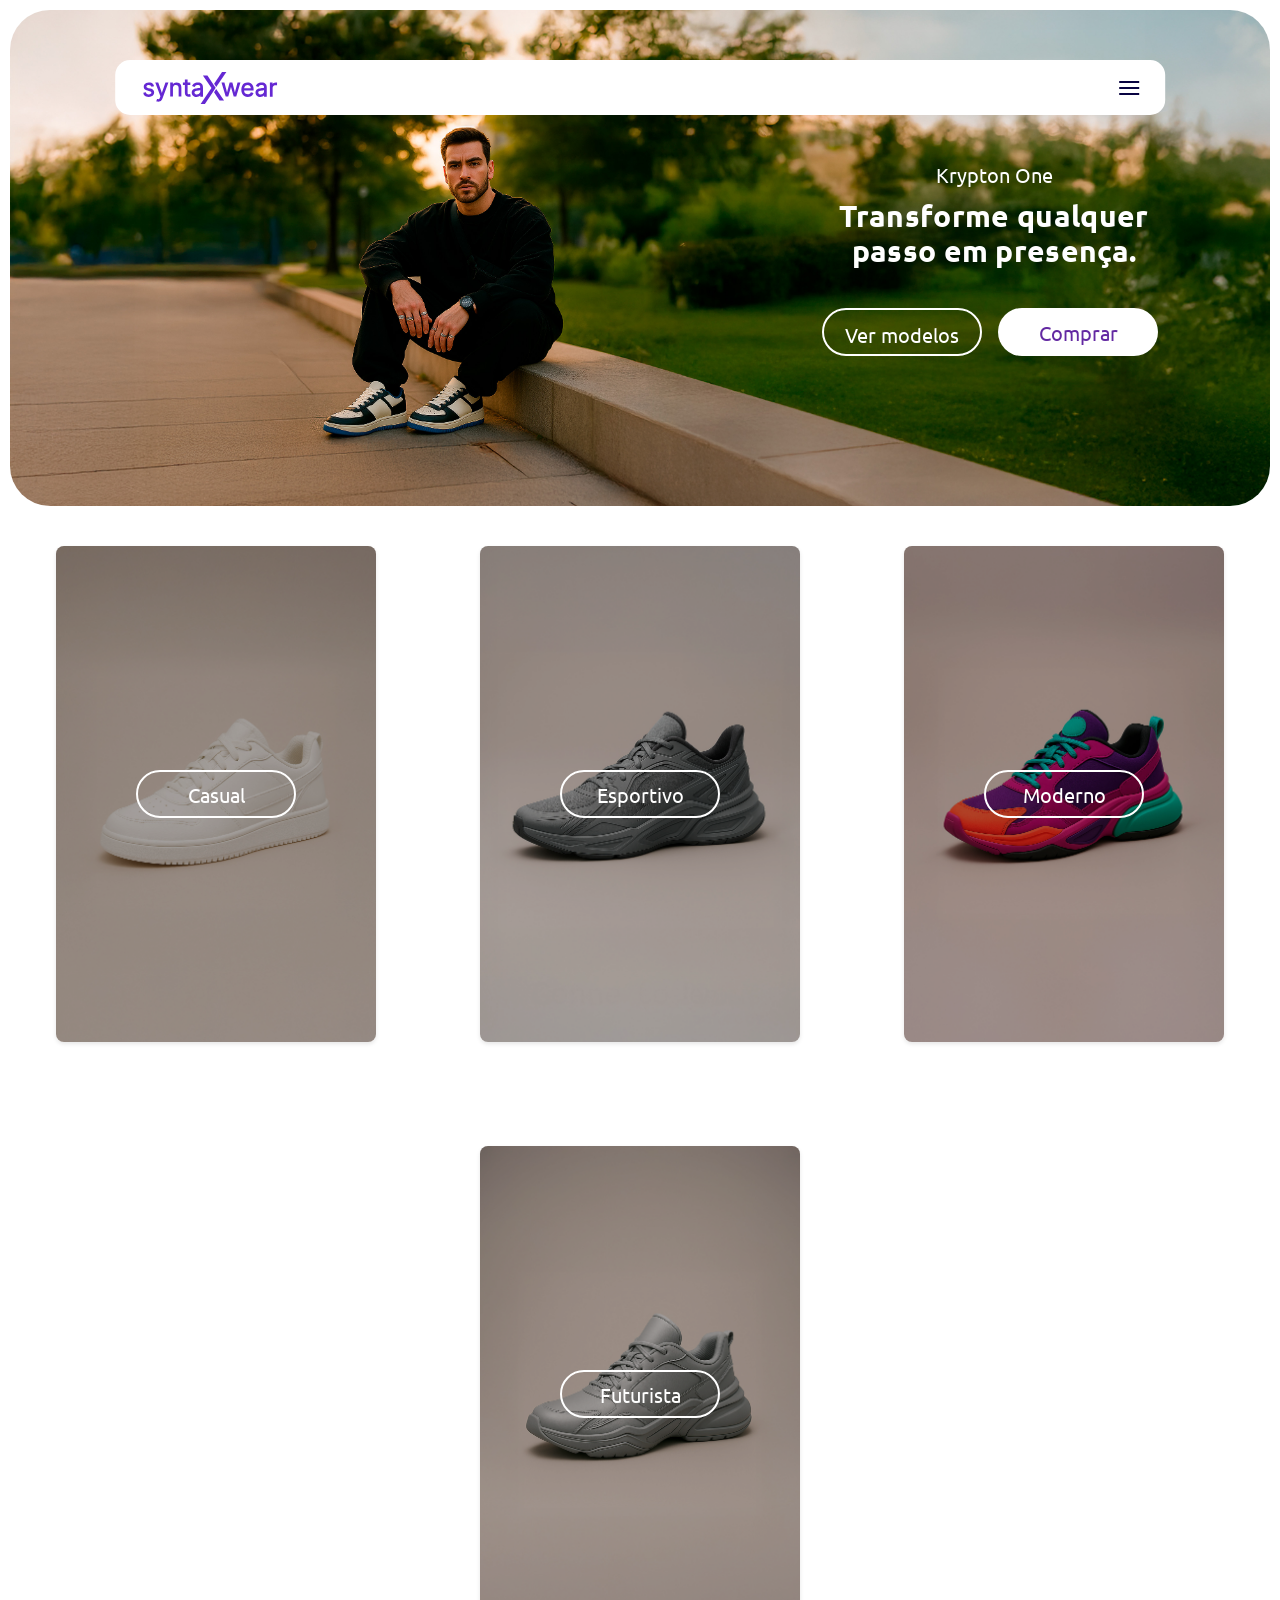
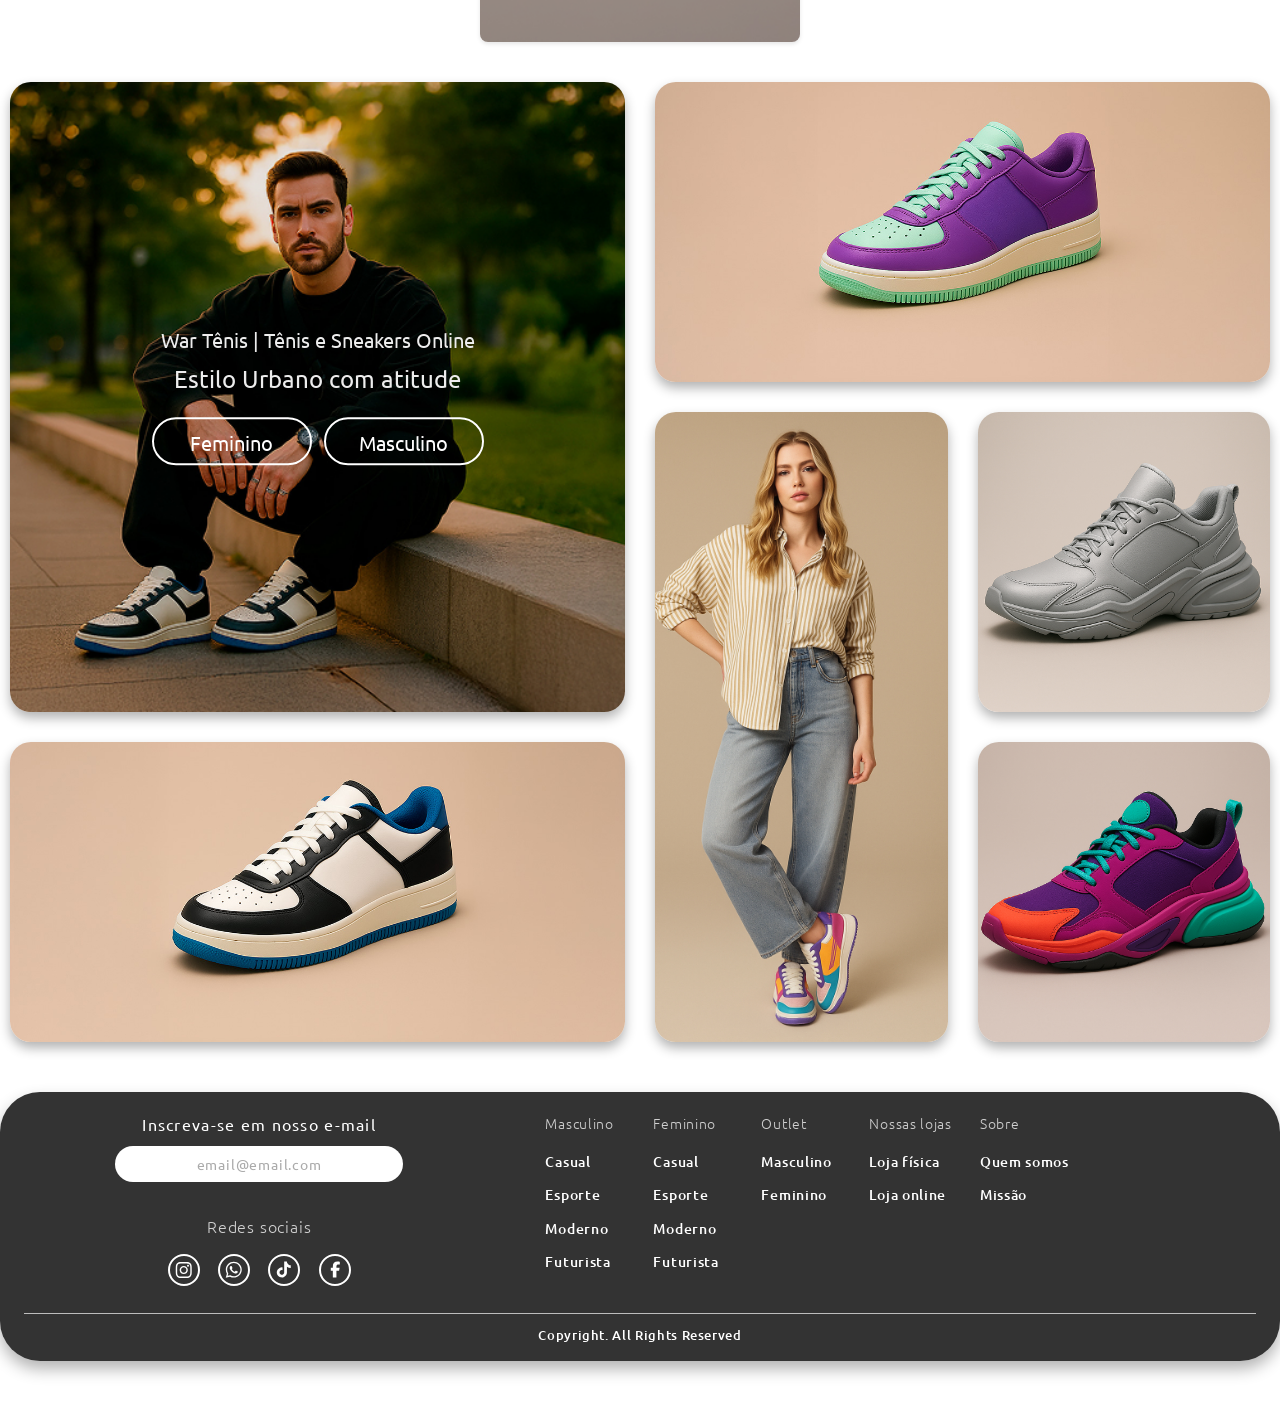
<file: index.html>
<!DOCTYPE html>
<html lang="pt-BR">

<head>
    <meta charset="UTF-8">
    <meta name="viewport" content="width=device-width, initial-scale=1.0">
    <meta name="description"
        content="War Tênis - Tênis e Sneakers Online. Compre os melhores tênis e sneakers das marcas mais populares. Encontre o par perfeito para o seu estilo.">
    <link rel="stylesheet" href="./projeto-sapatos/css/reset.css">
    <link rel="stylesheet" href="./projeto-sapatos/css/variables.css">
    <link rel="stylesheet" href="./projeto-sapatos/css/base.css">
    <link rel="stylesheet" href="./projeto-sapatos/css/components/header.css">
    <link rel="stylesheet" href="./projeto-sapatos/css/components/hero.css">
    <link rel="stylesheet" href="./projeto-sapatos/css/components/product-category.css">
    <link rel="stylesheet" href="./projeto-sapatos/css/components/product-grid.css">
    <link rel="stylesheet" href="./projeto-sapatos/css/components/footer.css">
    <title>War Tênis | Tênis e Sneakers Online</title>
</head>

<body>

    <!-- Header com logo e navegação -->
    <header class="header">
        <div class="logo">
            <!-- Logo -->
            <h1><a href="/" title="War Tênis - Tênis e Sneakers Online"><img src="./projeto-sapatos/images/logo/logo.svg"
                        alt="War Tênis - Tênis e Sneakers Online"></a></h1>
        </div>

        <input type="checkbox" class="menu-toggle" id="menu-toggle">
        <label for="menu-toggle" class="menu-icon">
            <img src="./projeto-sapatos/images/icons/menu-1-svgrepo-com.svg" alt="">
        </label>

        <nav class="nav-container">
            <nav class="nav-center" aria-label="Categorias principais">
                <!-- Navegação principal -->
                <ul>
                    <li><a href="#">Masculino</a></li>
                    <li><a href="#">Feminino</a></li>
                    <li><a href="#">Outlet</a></li>
                </ul>
            </nav>


            <nav class="nav-right" aria-label="Categorias secundárias">
                <!-- Navegação secundária -->
                <ul>
                    <li><a href="#">Nossas lojas</a></li>
                    <li><a href="#">Sobre</a></li>

                    <li><a href="#" aria-label="Minha conta"><img src="./projeto-sapatos/images/icons/user.svg"
                                alt="Minha conta"></a></li>

                    <li><a href="#" aria-label="Ajuda"><img src="./projeto-sapatos/images/icons/help.svg"
                                alt="Ajuda"></a>
                    </li>

                    <li><a href="#" aria-label="Carrinho de compras"><img src="./projeto-sapatos/images/icons/bag.svg"
                                alt="Carrinho de compras"></a></li>
                </ul>
            </nav>
        </nav>
    </header>

    <main>
        <!-- Seção Hero -->
        <section class="hero-section">
            <!-- Conteúdo Hero -->
            <div class="hero-overlay">
                <div class="hero-content">
                    <span class="hero-subtitle">Krypton One</span>
                    <h2 class="hero-title">Transforme qualquer passo em presença.</h2>
                    <div class="hero-buttons">
                        <a href="#" class="btn btn-outline">Ver modelos</a>
                        <a href="#" class="btn btn-fillet">Comprar</a>
                    </div>
                </div>
            </div>
        </section>

        <!-- Seção de categorias de tênis -->
        <section class="categories-section">
            <!-- Conteúdo Categorias -->
            <div class="category-card casual">
                <a href="#" class="category-link">
                    <span class="overlay"></span>
                    <span class="category-name btn btn-outline">Casual</span>
                </a>
            </div>
            <div class="category-card esportivo">
                <a href="#" class="category-link">
                    <span class="overlay"></span>
                    <span class="category-name btn btn-outline">Esportivo</span>
                </a>
            </div>
            <div class="category-card moderno">
                <a href="#" class="category-link">
                    <span class="overlay"></span>
                    <span class="category-name btn btn-outline">Moderno</span>
                </a>
            </div>
            <div class="category-card futurista">
                <a href="#" class="category-link">
                    <span class="overlay"></span>
                    <span class="category-name btn btn-outline">Futurista</span>
                </a>
            </div>
        </section>

        <!-- Grid com produtos em destaque -->
        <section class="grid-section">
            <!-- Grid com produtos em destaque -->
            <div class="card top1">
                <div class="top1-content">
                    <h3 class="card-title">War Tênis | Tênis e Sneakers Online</h3>
                    <p class="card-subtitle">Estilo Urbano com atitude</p>
                    <div class="cta-group">
                        <a href="#" class="btn btn-outline">Feminino</a>
                        <a href="#" class="btn btn-outline">Masculino</a>
                    </div>
                </div>
            </div>
            <div class="card top2"></div>
            <div class="card midL"></div>
            <div class="card midR"></div>
            <div class="card bottonL"></div>
            <div class="card bottomR"></div>
        </section>
    </main>

    <!-- Footer com informações de contato e links -->
    <footer class="footer">
        <div class="footer-top">
            <div class="footer-contact">
                <form class="footer-newsletter" action="#" method="post">
                    <label for="footer-email">Inscreva-se em nosso e-mail</label>
                    <input type="email" id="footer-email" name="email" placeholder="email@email.com">
                </form>
                <div class="footer-social">
                    <span class="footer-social-title">Redes sociais</span>
                    <div class="footer-social-icons">
                        <a href="#" aria-label="Instagram"><img src="./projeto-sapatos/images/icons/instagram.svg" alt=""></a>
                        <a href="#" aria-label="WhatsApp"><img src="./projeto-sapatos/images/icons/whatsapp.svg" alt=""></a>
                        <a href="#" aria-label="TikTok"><img src="./projeto-sapatos/images/icons/tiktok.svg" alt=""></a>
                        <a href="#" aria-label="Facebook"><img src="./projeto-sapatos/images/icons/facebook.svg" alt=""></a>
                    </div>
                </div>
            </div>
            <nav class="footer-links" aria-label="Links do rodapé">
                <div class="footer-column">
                    <h4 class="footer-column-title">Masculino</h4>
                    <ul>
                        <li><a href="#">Casual</a></li>
                        <li><a href="#">Esporte</a></li>
                        <li><a href="#">Moderno</a></li>
                        <li><a href="#">Futurista</a></li>
                    </ul>
                </div>
                <div class="footer-column">
                    <h4 class="footer-column-title">Feminino</h4>
                    <ul>
                        <li><a href="#">Casual</a></li>
                        <li><a href="#">Esporte</a></li>
                        <li><a href="#">Moderno</a></li>
                        <li><a href="#">Futurista</a></li>
                    </ul>
                </div>
                <div class="footer-column">
                    <h4 class="footer-column-title">Outlet</h4>
                    <ul>
                        <li><a href="#">Masculino</a></li>
                        <li><a href="#">Feminino</a></li>
                    </ul>
                </div>
                <div class="footer-column">
                    <h4 class="footer-column-title">Nossas lojas</h4>
                    <ul>
                        <li><a href="#">Loja física</a></li>
                        <li><a href="#">Loja online</a></li>
                    </ul>
                </div>
                <div class="footer-column">
                    <h4 class="footer-column-title">Sobre</h4>
                    <ul>
                        <li><a href="#">Quem somos</a></li>
                        <li><a href="#">Missão</a></li>
                    </ul>
                </div>
            </nav>
        </div>
        <div class="footer-bottom">
            <p>Copyright. All Rights Reserved</p>
        </div>
    </footer>


</body>

</html>
</file>
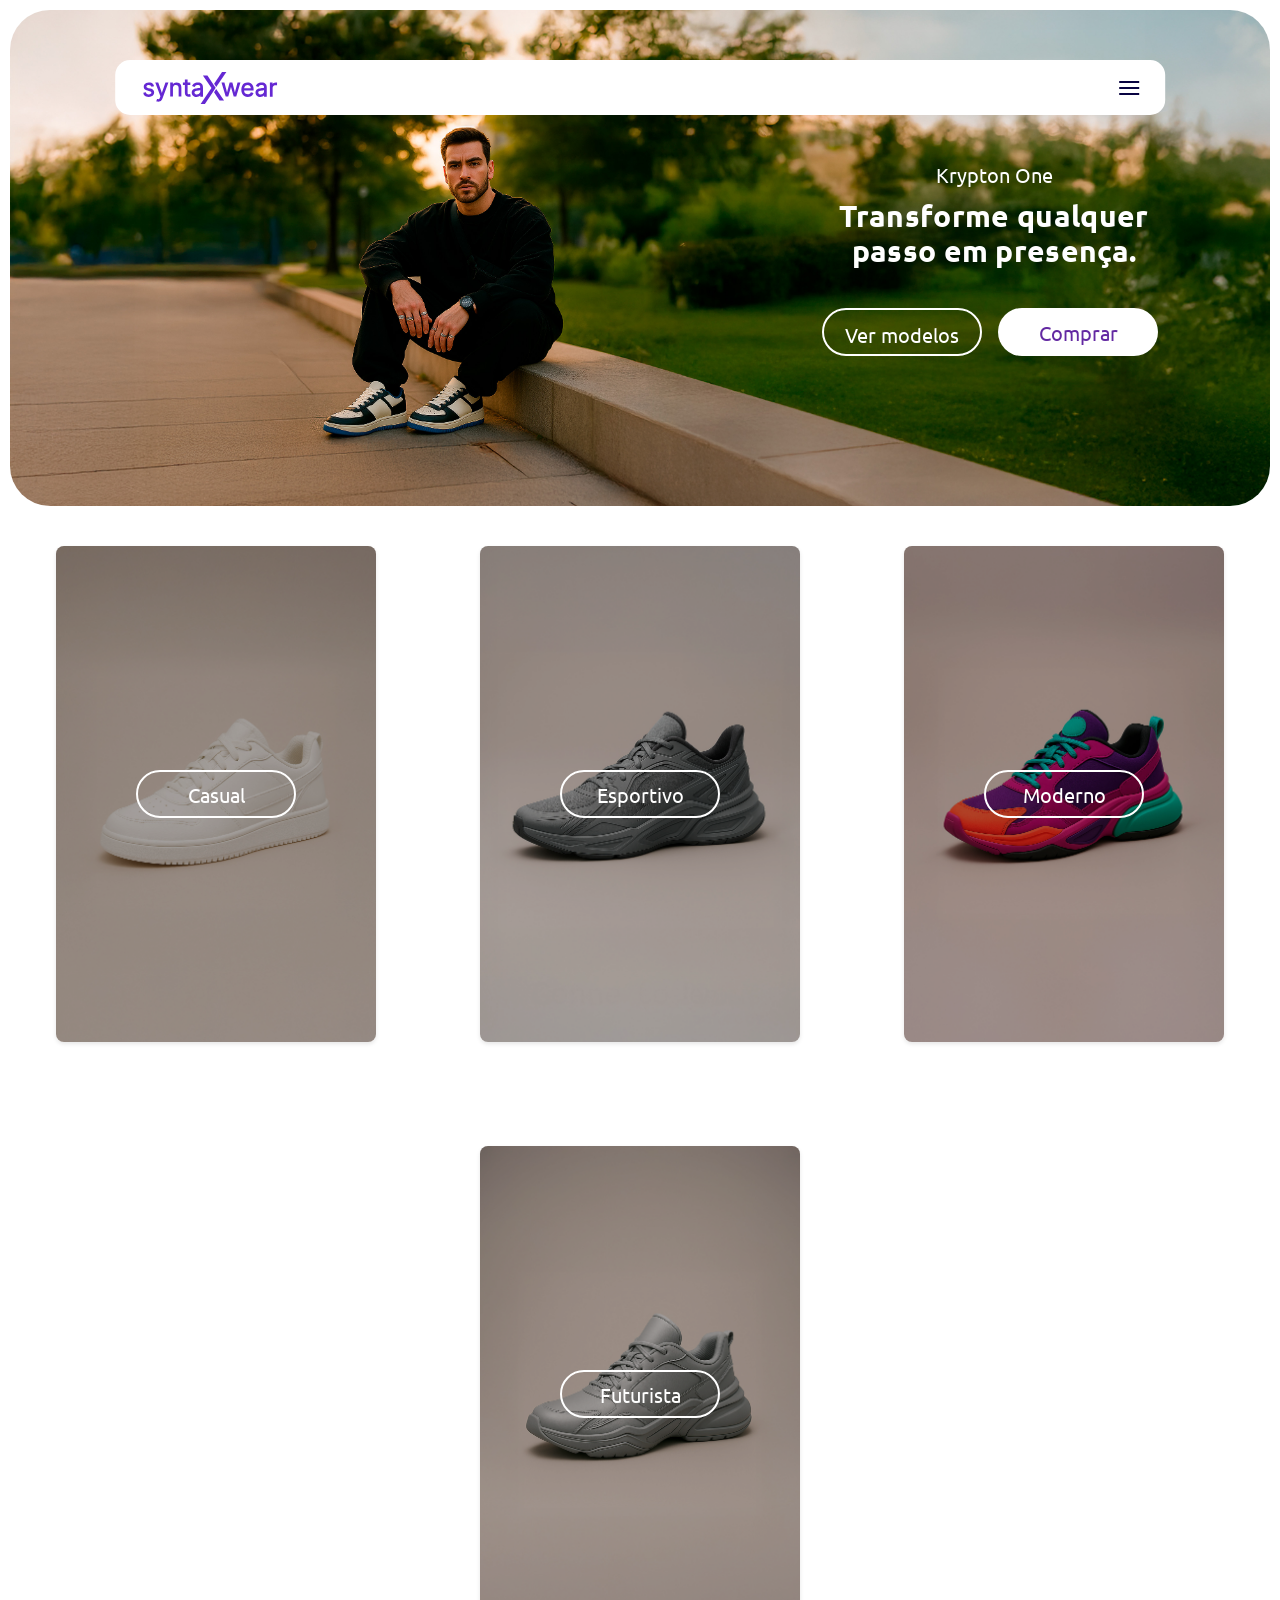
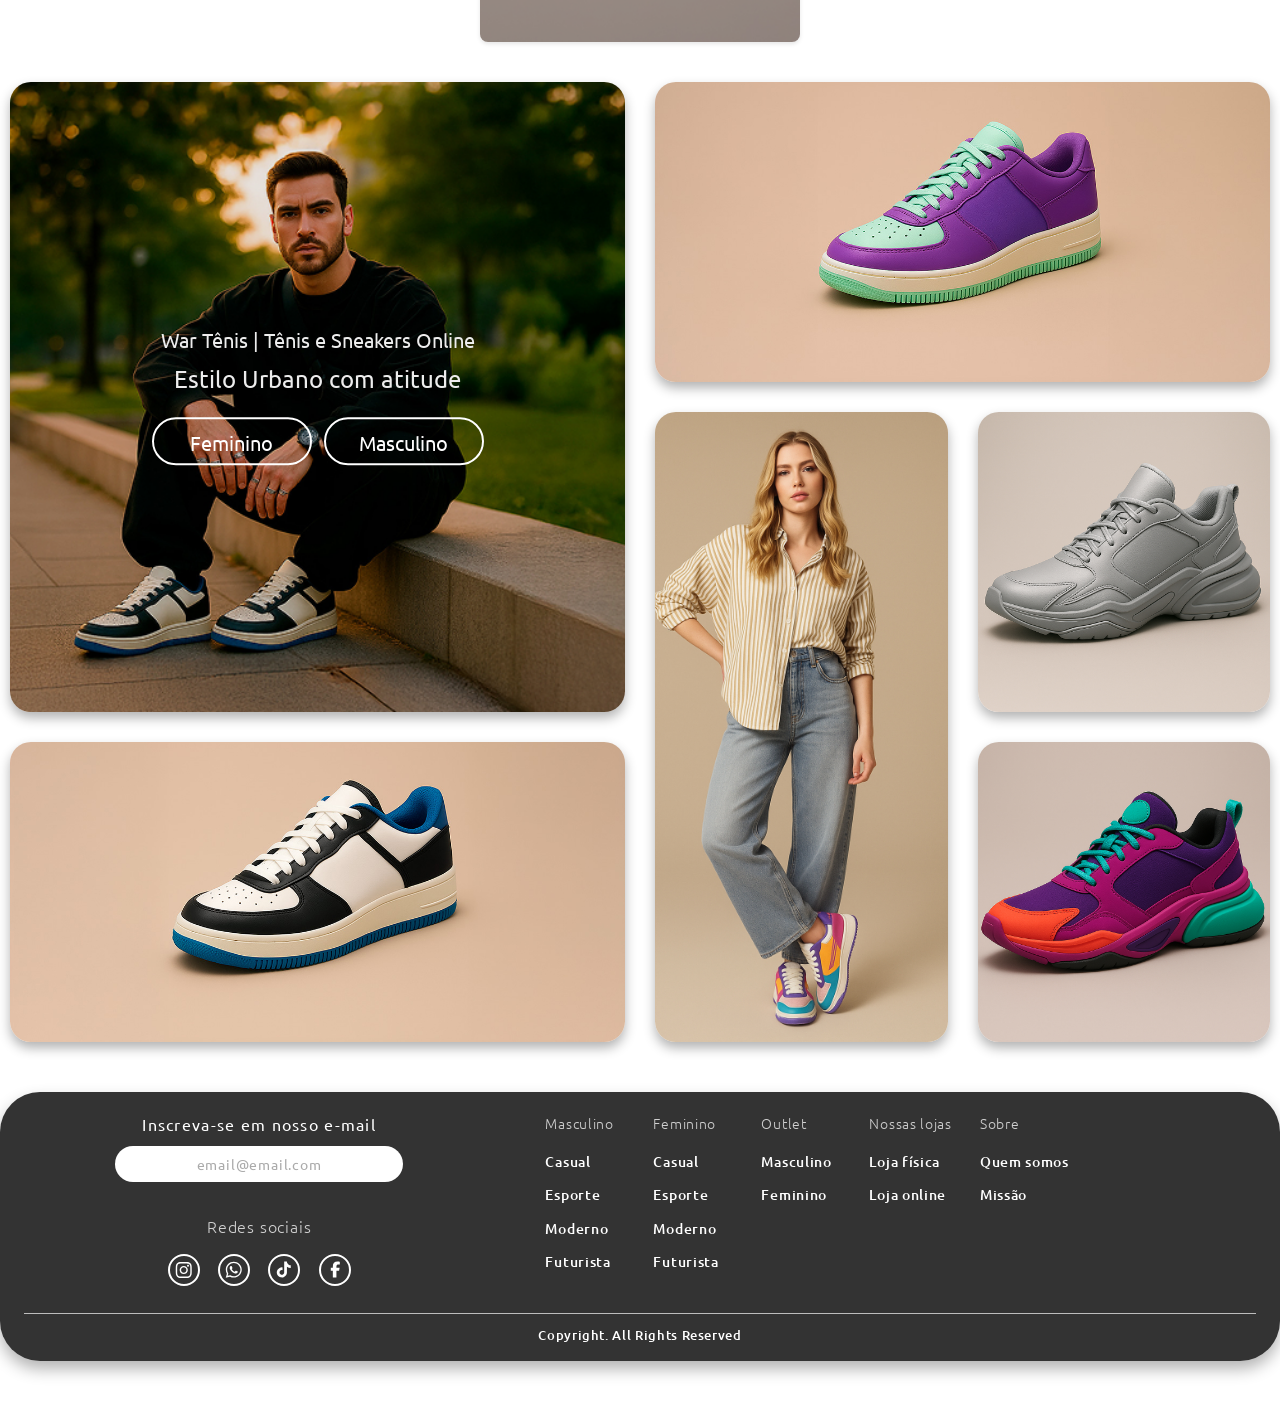
<file: projeto-sapatos/index.html>
<!DOCTYPE html>
<html lang="pt-BR">

<head>
    <meta charset="UTF-8">
    <meta name="viewport" content="width=device-width, initial-scale=1.0">
    <meta name="description"
        content="War Tênis - Tênis e Sneakers Online. Compre os melhores tênis e sneakers das marcas mais populares. Encontre o par perfeito para o seu estilo.">
    <link rel="stylesheet" href="./css/reset.css">
    <link rel="stylesheet" href="./css/variables.css">
    <link rel="stylesheet" href="./css/base.css">
    <link rel="stylesheet" href="./css/components/header.css">
    <link rel="stylesheet" href="./css/components/hero.css">
    <link rel="stylesheet" href="./css/components/product-category.css">
    <link rel="stylesheet" href="./css/components/product-grid.css">
    <link rel="stylesheet" href="./css/components/footer.css">
    <title>War Tênis | Tênis e Sneakers Online</title>
</head>

<body>

    <!-- Header com logo e navegação -->
    <header class="header">
        <div class="logo">
            <!-- Logo -->
            <h1><a href="/" title="War Tênis - Tênis e Sneakers Online"><img src="./images/logo/logo.svg"
                        alt="War Tênis - Tênis e Sneakers Online"></a></h1>
        </div>

        <input type="checkbox" class="menu-toggle" id="menu-toggle">
        <label for="menu-toggle" class="menu-icon">
            <img src="./images/icons/menu-1-svgrepo-com.svg" alt="">
        </label>

        <nav class="nav-container">
            <nav class="nav-center" aria-label="Categorias principais">
                <!-- Navegação principal -->
                <ul>
                    <li><a href="#">Masculino</a></li>
                    <li><a href="#">Feminino</a></li>
                    <li><a href="#">Outlet</a></li>
                </ul>
            </nav>


            <nav class="nav-right" aria-label="Categorias secundárias">
                <!-- Navegação secundária -->
                <ul>
                    <li><a href="#">Nossas lojas</a></li>
                    <li><a href="#">Sobre</a></li>

                    <li><a href="#" aria-label="Minha conta"><img src="/projeto-sapatos/images/icons/user.svg"
                                alt="Minha conta"></a></li>

                    <li><a href="#" aria-label="Ajuda"><img src="/projeto-sapatos/images/icons/help.svg"
                                alt="Ajuda"></a>
                    </li>

                    <li><a href="#" aria-label="Carrinho de compras"><img src="/projeto-sapatos/images/icons/bag.svg"
                                alt="Carrinho de compras"></a></li>
                </ul>
            </nav>
        </nav>
    </header>

    <main>
        <!-- Seção Hero -->
        <section class="hero-section">
            <!-- Conteúdo Hero -->
            <div class="hero-overlay">
                <div class="hero-content">
                    <span class="hero-subtitle">Krypton One</span>
                    <h2 class="hero-title">Transforme qualquer passo em presença.</h2>
                    <div class="hero-buttons">
                        <a href="#" class="btn btn-outline">Ver modelos</a>
                        <a href="#" class="btn btn-fillet">Comprar</a>
                    </div>
                </div>
            </div>
        </section>

        <!-- Seção de categorias de tênis -->
        <section class="categories-section">
            <!-- Conteúdo Categorias -->
            <div class="category-card casual">
                <a href="#" class="category-link">
                    <span class="overlay"></span>
                    <span class="category-name btn btn-outline">Casual</span>
                </a>
            </div>
            <div class="category-card esportivo">
                <a href="#" class="category-link">
                    <span class="overlay"></span>
                    <span class="category-name btn btn-outline">Esportivo</span>
                </a>
            </div>
            <div class="category-card moderno">
                <a href="#" class="category-link">
                    <span class="overlay"></span>
                    <span class="category-name btn btn-outline">Moderno</span>
                </a>
            </div>
            <div class="category-card futurista">
                <a href="#" class="category-link">
                    <span class="overlay"></span>
                    <span class="category-name btn btn-outline">Futurista</span>
                </a>
            </div>
        </section>

        <!-- Grid com produtos em destaque -->
        <section class="grid-section">
            <!-- Grid com produtos em destaque -->
            <div class="card top1">
                <div class="top1-content">
                    <h3 class="card-title">War Tênis | Tênis e Sneakers Online</h3>
                    <p class="card-subtitle">Estilo Urbano com atitude</p>
                    <div class="cta-group">
                        <a href="#" class="btn btn-outline">Feminino</a>
                        <a href="#" class="btn btn-outline">Masculino</a>
                    </div>
                </div>
            </div>
            <div class="card top2"></div>
            <div class="card midL"></div>
            <div class="card midR"></div>
            <div class="card bottonL"></div>
            <div class="card bottomR"></div>
        </section>
    </main>

    <!-- Footer com informações de contato e links -->
    <footer class="footer">
        <div class="footer-top">
            <div class="footer-contact">
                <form class="footer-newsletter" action="#" method="post">
                    <label for="footer-email">Inscreva-se em nosso e-mail</label>
                    <input type="email" id="footer-email" name="email" placeholder="email@email.com">
                </form>
                <div class="footer-social">
                    <span class="footer-social-title">Redes sociais</span>
                    <div class="footer-social-icons">
                        <a href="#" aria-label="Instagram"><img src="./images/icons/instagram.svg" alt=""></a>
                        <a href="#" aria-label="WhatsApp"><img src="./images/icons/whatsapp.svg" alt=""></a>
                        <a href="#" aria-label="TikTok"><img src="./images/icons/tiktok.svg" alt=""></a>
                        <a href="#" aria-label="Facebook"><img src="./images/icons/facebook.svg" alt=""></a>
                    </div>
                </div>
            </div>
            <nav class="footer-links" aria-label="Links do rodapé">
                <div class="footer-column">
                    <h4 class="footer-column-title">Masculino</h4>
                    <ul>
                        <li><a href="#">Casual</a></li>
                        <li><a href="#">Esporte</a></li>
                        <li><a href="#">Moderno</a></li>
                        <li><a href="#">Futurista</a></li>
                    </ul>
                </div>
                <div class="footer-column">
                    <h4 class="footer-column-title">Feminino</h4>
                    <ul>
                        <li><a href="#">Casual</a></li>
                        <li><a href="#">Esporte</a></li>
                        <li><a href="#">Moderno</a></li>
                        <li><a href="#">Futurista</a></li>
                    </ul>
                </div>
                <div class="footer-column">
                    <h4 class="footer-column-title">Outlet</h4>
                    <ul>
                        <li><a href="#">Masculino</a></li>
                        <li><a href="#">Feminino</a></li>
                    </ul>
                </div>
                <div class="footer-column">
                    <h4 class="footer-column-title">Nossas lojas</h4>
                    <ul>
                        <li><a href="#">Loja física</a></li>
                        <li><a href="#">Loja online</a></li>
                    </ul>
                </div>
                <div class="footer-column">
                    <h4 class="footer-column-title">Sobre</h4>
                    <ul>
                        <li><a href="#">Quem somos</a></li>
                        <li><a href="#">Missão</a></li>
                    </ul>
                </div>
            </nav>
        </div>
        <div class="footer-bottom">
            <p>Copyright. All Rights Reserved</p>
        </div>
    </footer>


</body>

</html>
</file>
<file: projeto-sapatos/css/variables.css>
@import url('https://fonts.googleapis.com/css2?family=Open+Sans:ital,wght@0,300..800;1,300..800&family=Ubuntu:ital,wght@0,300;0,400;0,500;0,700;1,300;1,400;1,500;1,700&display=swap');

:root {
    --fonte-principal: 'Ubuntu', sans-serif;
}
</file>
<file: projeto-sapatos/css/base.css>
body {
    font-family: var(--fonte-principal);
    background-color: #ffffff;
    color: #333333;
}
main {
    padding: 2.5rem 0 2.5rem;
    max-width: 100rem;
    margin: 0 auto;
}

@media (max-width: 1280px) {
    main {
        padding: 0.625rem;
    }
}

.btn {
    font-size: 1.25rem;
    width: 10rem;
    height: 3rem;
    border-radius: 25px;
    color: #ffffff;
    font-weight: 400;
    padding: 0.6rem 1.2rem;
    transition: all 0.3s ease-in-out;
}

.btn-outline {
    border: 2px solid #ffffff;
    background-color: transparent;
    
}

.btn-fillet {
    background-color: #ffffff;
    color: #6329a2;
}

.btn:hover {
    background-color: #6329a2;
    color: #ffffff;
    border: #6329a2;
}

.btn-outline:hover {
    border: 2px solid #6329a2;
}
</file>
<file: projeto-sapatos/css/components/header.css>
.header {
    display: flex;
    justify-content: space-between;
    align-items: center;
    position: fixed;
    top: 60px;
    left: 50%;
    transform: translate(-50%);
    width: 82%;
    border-radius: 15px;
    z-index: 999;
    padding: 0.225rem 1.25rem;
    background-color: #ffffff;
}

.logo img {
    height: 48px;
    
}

.nav-center {
    display: flex;
    gap: 1rem;
}

.nav-center ul {
    display: flex;
    gap: 2.5rem;
}

.nav-center a, .nav-right a {
   
    color: inherit;
    font-size: 1.25rem;
}

.nav-center a:hover, .nav-right a:hover {
   
    color: #7c3aed
}

.nav-center li {
    padding: 0.5rem;
}

.nav-right {
    display: flex;
    gap: 1rem;
}

.nav-right a {
    display: flex;
    align-items: center;
    gap: 0.5rem;
    text-decoration: none;
}

.nav-right ul {
    display: flex;
    align-items: center;
    list-style: none;
    gap: 2.5rem;
}

.nav-right li{
    display: flex;
    align-items: center;
    padding: 0.5rem;

}

.nav-right img {
    height: 20px;
}

.nav-right a:hover img {
    opacity: 0.7;
}

.nav-container {
    display: flex;
    justify-content: space-around;
    width: 100%;
    align-items: center;
}

.menu-toggle {
    display: none ;
}

.menu-icon {
    display: none;
    width: 1.9rem;
    height: 1.9rem;
}

.menu-icon img {
    width: 100%;
    height: 100%;
    opacity: 0.3s ease;
}

.menu-icon:hover img {
    opacity: 0.7;
}

@media (max-width: 1280px) {
    .header {
        width: calc(100%-40px);
    }

    .menu-icon {
        display: block;
        cursor: pointer;
        width: 2rem;
        height: 2rem;
        z-index: 1001;
    }

    .nav-container {
        position: fixed;
        top: 0;
        right: -100%;
        width: 200px;
        flex-direction: column;
        padding: 80px 20px 20px;
        background-color: #ffffff;
        gap: 2rem;
        transition: right 0.3s ease;
        align-items: center;

    }

    .nav-center, .nav-right {
        width: 100%;
        text-align: center;
    
        
    }

    .nav-center li, .nav-right li {
        width: 100%;
        text-align: center;
        
        
    }


    .nav-center ul, .nav-right ul {
        flex-direction: column;
        gap: 1.5rem;
        width: 100%;
        padding: 0;
        margin: 0;
        list-style: none;
        align-items: center;
        

    }

    .nav-center ul li, .nav-right ul li {
        
        width: 100%;
        text-align: center;

    }

    .nav-center a, .nav-right a{
        width: 100%;
        border-bottom: 1px solid #eeeeee;
        padding: 0.3rem 0;
        font-size: 1rem;
        display: flex;
        justify-content: center;
        align-items: center;
    }

    .menu-toggle:checked ~ .nav-container {
        right: 0;
    }

    .nav-right li {
        justify-content: center;
    }
}
</file>
<file: projeto-sapatos/css/components/hero.css>
.hero-section {
    background: url(../../images/banners/hero.jpg) no-repeat center;

    height: 31rem;
    position: relative;
    background-size: cover;
    border-radius: 2.5rem;
} 

.hero-overlay {
    width: 100%;
    height: 100%;
    display: flex;
    align-items: center;
    justify-content: flex-end;
    padding: 0 6rem;
}

.hero-content {

    color: #ffffff;
    max-width: 22.5rem;
    text-align: center;
}

.hero-buttons {
    display: flex;
    padding: 0 0.5rem;
    gap: 1rem;
    
}

.hero-content .hero-title {
    font-size: 1.87rem;
    margin: 0.6rem 0 2.5rem 0;
    line-height: 2.15rem;
    letter-spacing: 0.02rem;
}

.hero-subtitle {
    font-size: 1.25rem;
    font-weight: 400;
}

@media (max-width:768px) {
    .hero-section {
        height: 41.3rem;
        background-image: url(../../images/banners/hero-mobile.jpg);
    }

    .hero-overlay {
        padding: 0;
    }

    .hero-content .hero-title {
        font-size: 1.5rem;
    }

    .hero-subtitle {
        font-size: 1.25rem;
    }

    .hero-content {
        max-width: 20.0625rem;
        margin: 0 auto;
    }

    .btn {
        font-size: 1.1rem;
    }
}
</file>
<file: projeto-sapatos/css/components/product-category.css>
.categories-section {
    padding: 2.5rem 0;
    display: flex;
    flex-wrap: wrap;
    justify-content: center;
    gap: 6.5rem;
      
}

.category-card {
    position: relative;
    width: 20rem;
    height: 31rem;
    border-radius: 1rem;
    border-radius: 8px;
    overflow: hidden;
    box-shadow: 0 2px 4px rgba(0, 0, 0, 0.1);
    transition: transform 0.3s ease, box-shadow 0.3s ease;
}

.overlay {
    position: absolute;
    inset: 0;
    z-index: 1;
    width: 100%;
    height: 100%;
    background-color: rgba(0, 0, 0, 0.3);
    transition: background-color 0.3s ease;
}

.category-name {
    position: absolute;
    left: 50%;
    top: 50%;
    transform: translate(-50%, -50%);
    text-align: center;
    padding: 0.5rem 1rem;
    z-index: 2;
}

.category-card:hover {
    transform: translateY(-8px);
    box-shadow: 0 6px 12px rgba(0, 0, 0, 0.3);
    
}


.casual {
    background-image: url('../../images/products/casual.jpg');
    background-size: cover;
    background-position: center;
}

.esportivo {
    background-image: url('../../images/products/esporte.jpg');
    background-size: cover;
    background-position: center;
}

.moderno {
    background-image: url('../../images/products/moderno.jpg');
    background-size: cover;
    background-position: center;
}

.futurista {
    background-image: url('../../images/products/futurista.jpg');
    background-size: cover;
    background-position: center;
}

@media (max-width: 780px) {

    .categories-section {
        gap: 2rem;
    }
    .category-card {
        width: 100%;

    }
}
</file>
<file: projeto-sapatos/css/components/product-grid.css>
.card {
    background-size: cover;
    background-position: center;
    background-repeat: no-repeat;
    position: relative;
    border-radius: 1.3rem;
    box-shadow: 0 6px 12px rgba(0, 0, 0, 0.3);
}

.card:hover {
    transform: translateY(-8px);
    transition: 0.3s ease-in-out;
}

.top1 {
    grid-area: top1;
    background-image: url(../../images/products/card_imagem.jpg);
}

.top2 {
    grid-area: top2;
    background-image: url(../../images/products/roxo-verde-grid.jpg);

}

.midL {
    grid-area: midL;
    background-image: url(../../images/products/modelo-feminino.jpg);
}

.midR {
    grid-area: midR;
    background-image: url(../../images/products/moderno-grid.jpg);

}

.bottonL {
    grid-area: bottomL;
    background-image: url(../../images/products/preto-branco-grid.jpg);
}

.bottomR {
    grid-area: bottomR;
    background-image: url(../../images/products/futurista-grid.jpg);
}


.grid-section {
    display: grid;
    grid-template-columns: repeat(minmax(4, 1fr));
    grid-template-rows: repeat(3, 300px);
    grid-template-areas: "top1 top1 top2 top2"
        "top1 top1 midL midR"
        "bottomL bottomL midL bottomR";
    gap: 30px;
}

.top1-content {
    position: absolute;
    left: 50%;
    top: 50%;
    transform: translate(-50%, -50%);
    text-align: center;
}

.card-title {
    color: #ededed;
    font-size: 1.25rem;
    font-weight: 400;
    margin-bottom: 0.6rem;
}

.card-subtitle {
    color: #ededed;
    font-size: 1.5rem;
    font-weight: 400;
    margin-bottom: 1.25rem;
}

.cta-group {
    display: flex;
    gap: 0.75rem
}

@media (max-width: 768px) {
    .grid-section {
        grid-template-columns: 1fr 1fr;
        grid-template-rows: repeat(5, auto);
        grid-template-areas: "top1 top1"
                             "bottomL bottomL"
                             "midL bottomR"
                             "midL midR"
                             "top2 top2";
        max-width: 100%;
        gap: 0.825rem
    }

    .top1 {
        min-height: 31.25rem;
    }

    .top2 {
        min-height: 11.875rem
    }

    .midL {
        min-width: 23.125rem;
    }

    .midR {
        min-height: 11.875rem;
    }

    .bottomR {
        min-height: 11.875rem;
    }

    .bottomL {
        min-height: 11.875rem
    }
}
</file>
<file: projeto-sapatos/css/components/footer.css>
.footer {
    background-color: #333333;
    color: #ffffff;
    padding: 1.5rem 1.5rem 1rem;
    max-width: 100rem;
    margin: 2.5rem auto;
    border-radius: 2.5rem;
    box-shadow: 0 8px 16px rgba(0, 0, 0, 0.3);
    
}

.footer:hover {
    transition: 0.3s ease-in;
    opacity: 0.9;
    background-color: #000000;
}

.footer-top {
    display: flex;
    justify-content: space-around;
    align-items: center;
    max-width: 100rem;
    padding: 0 1.25rem 1.5rem;
}

.footer-contact {
    display: flex;
    flex-direction: column;
    gap: 2rem;
    width: 18rem;
}

.footer-newsletter {
    display: flex;
    flex-direction: column;
    text-align: center;
    gap: 0.8rem;
}

.footer-newsletter label {
    font-size: 1rem;
    font-weight: 400;
    letter-spacing: 0.08em;
}

.footer-newsletter input {
    width: 100%;
    height: 2.25rem;
    padding: 1rem;
    border: none;
    border-radius: 1.25rem;
    background-color: #ffffff;
    color: #333333;
    font-family: inherit;
    font-size: 0.85rem;
    letter-spacing: 0.05rem ;
    text-align: center;
    outline: none;
}

.footer-newsletter input::placeholder {
    color: #aaaaaa;
}

.footer-social {
    display: flex;
    flex-direction: column;
    align-items: center;
    gap: 0.75rem;
}

.footer-social-title {
    font-size: 1rem;
    font-weight: 300;
    color: #d0d0d0;
    letter-spacing: 0.05em;

}

.footer-social-icons {
    display: flex;
    gap: 0.75rem;
}

.footer-social-icons a {
    display: flex;
    align-items: center;
    justify-content: center;
    width: 2rem;
    box-sizing: content-box;
    padding: 0.2rem;
}

.footer-links {
    display: flex;
    gap: 1.75rem;
    margin-right: 6rem;
}

.footer-column {
    min-width: 5rem;
}

.footer-column-title {
    margin-bottom: 0.6rem;
    font-size: 0.875rem;
    font-weight: 300;
    color: #d0d0d0;
    letter-spacing: 0.05em;
}

.footer-column ul {
    display: flex;
    flex-direction: column;
    gap: 0.6rem;
    list-style: none;
    padding: 0;
}

.footer-column a {
    font-size: 0.875rem;
    font-weight: 500;
    color: #ffffff;
    letter-spacing: 0.05em;
    transition: opacity 0.3s ease-in-out;
}

.footer-column a:hover,
.footer-social-icons a:hover {
    opacity: 0.7;
}

.footer-bottom {
    max-width: 100rem;
    margin: 0 auto;
    padding-top: 0.75rem;
    border-top: 1px solid #bdbdbd;
    text-align: center;
}

.footer-bottom p {
    font-size: 0.8125rem;
    font-weight: 500;
    letter-spacing: 0.05em;
}

@media (max-width: 1050px) {
    .footer-top {
        flex-direction: column;
        gap: 2rem;
    }

    .footer-links {
        flex-wrap: wrap;
        margin-right: 0;
    }
}
</file>
